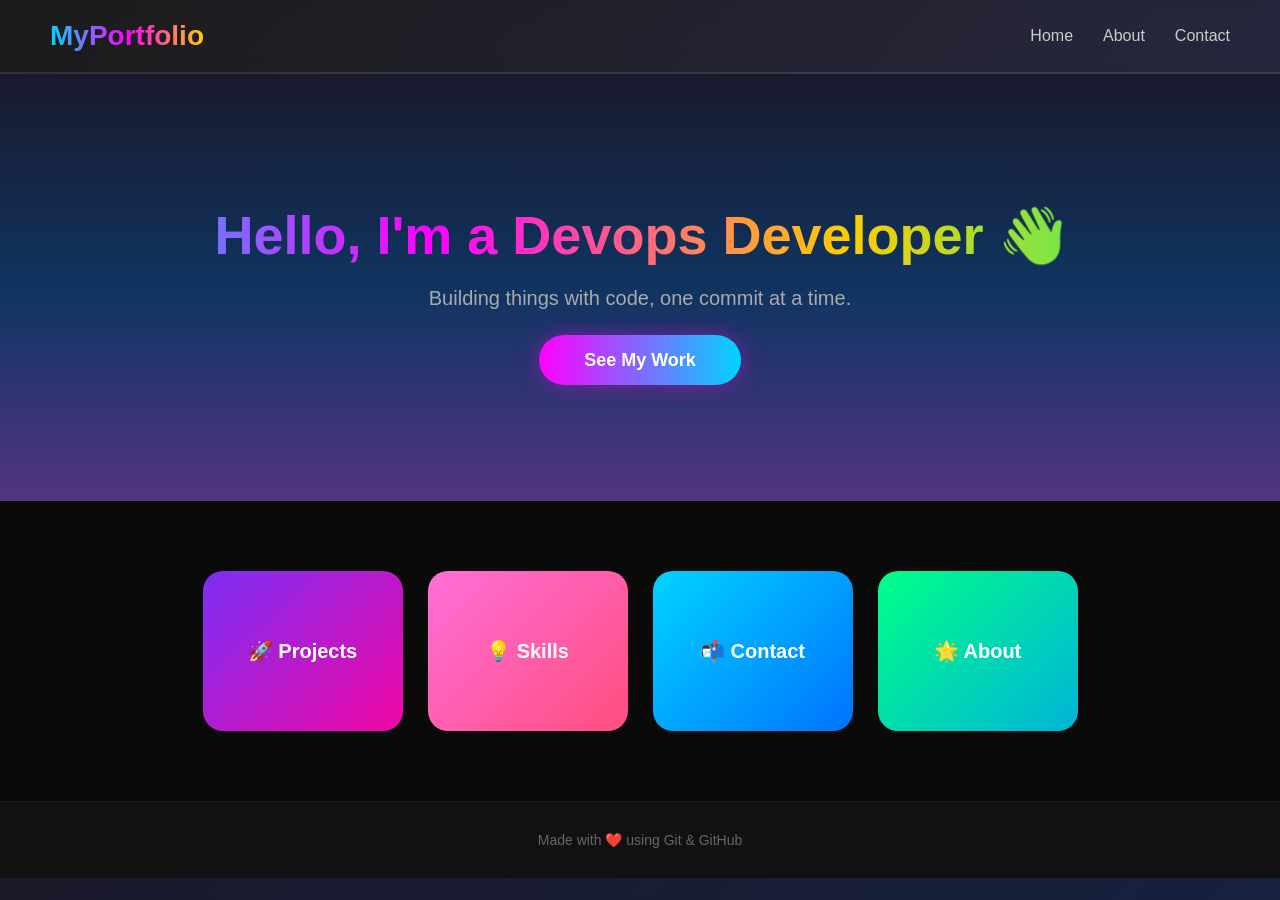
<file: myproject/index.html>
<!DOCTYPE html>
<html lang="en">
  <head>
    <meta charset="UTF-8" />
    <meta name="viewport" content="width=device-width, initial-scale=1.0"/>
    <title>My Portfolio</title>
    <link rel="stylesheet" href="style.css" />
  </head>
  <body>
    <nav>
      <h1>MyPortfolio</h1>
      <ul>
        <li><a href="#">Home</a></li>
        <li><a href="#">About</a></li>
        <li><a href="#">Contact</a></li>
      </ul>
    </nav>
    <section class="hero">
      <h2>Hello, I'm a Devops Developer 👋</h2>
      <p>Building things with code, one commit at a time.</p>
      <a href="#" class="btn">See My Work</a>
    </section>
    <section class="cards">
      <div class="card purple">🚀 Projects</div>
      <div class="card pink">💡 Skills</div>
      <div class="card blue">📬 Contact</div>
      <div class="card green">🌟 About</div>
    </section>
    <footer>
      <p>Made with ❤️ using Git & GitHub</p>
    </footer>
  </body>
</html>
</file>
<file: myproject/style.css>
* {
  margin: 0;
  padding: 0;
  box-sizing: border-box;
}

body {
  font-family: 'Arial', sans-serif;
  background: linear-gradient(135deg, #0f0f0f, #1a1a2e, #16213e);
  color: #ffffff;
  min-height: 100vh;
}

/* NAV */
nav {
  display: flex;
  justify-content: space-between;
  align-items: center;
  padding: 20px 50px;
  background: rgba(255,255,255,0.05);
  backdrop-filter: blur(10px);
  border-bottom: 2px solid rgba(255,255,255,0.1);
}

nav h1 {
  background: linear-gradient(90deg, #00d4ff, #ff00ff, #ffcc00);
  -webkit-background-clip: text;
  -webkit-text-fill-color: transparent;
  font-size: 28px;
}

nav ul {
  list-style: none;
  display: flex;
  gap: 30px;
}

nav ul li a {
  color: #cccccc;
  text-decoration: none;
  font-size: 16px;
  transition: color 0.3s;
}

nav ul li a:hover { color: #ff00ff; }

/* HERO */
.hero {
  text-align: center;
  padding: 130px 20px;
  background: linear-gradient(180deg, #1a1a2e, #0f3460, #533483);
}

.hero h2 {
  font-size: 54px;
  background: linear-gradient(90deg, #00d4ff, #ff00ff, #ffcc00, #00ff88);
  -webkit-background-clip: text;
  -webkit-text-fill-color: transparent;
  margin-bottom: 20px;
}

.hero p {
  font-size: 20px;
  color: #aaaaaa;
  margin-bottom: 40px;
}

.btn {
  padding: 15px 45px;
  background: linear-gradient(90deg, #ff00ff, #00d4ff);
  color: #ffffff;
  text-decoration: none;
  border-radius: 30px;
  font-size: 18px;
  font-weight: bold;
  transition: opacity 0.3s, transform 0.3s;
  box-shadow: 0 0 20px rgba(255, 0, 255, 0.4);
}

.btn:hover {
  opacity: 0.85;
  transform: scale(1.05);
}

/* CARDS */
.cards {
  display: flex;
  justify-content: center;
  flex-wrap: wrap;
  gap: 25px;
  padding: 70px 20px;
  background: #0a0a0a;
}

.card {
  width: 200px;
  height: 160px;
  border-radius: 20px;
  display: flex;
  align-items: center;
  justify-content: center;
  font-size: 20px;
  font-weight: bold;
  cursor: pointer;
  transition: transform 0.3s, box-shadow 0.3s;
}

.card:hover {
  transform: translateY(-8px);
  box-shadow: 0 15px 30px rgba(0,0,0,0.4);
}

.purple { background: linear-gradient(135deg, #7b2ff7, #f107a3); }
.pink   { background: linear-gradient(135deg, #ff6fd8, #ff4e7e); }
.blue   { background: linear-gradient(135deg, #00d4ff, #0072ff); }
.green  { background: linear-gradient(135deg, #00ff88, #00b4d8); }

/* FOOTER */
footer {
  text-align: center;
  padding: 30px;
  background: #111111;
  color: #666666;
  font-size: 14px;
  border-top: 1px solid rgba(255,255,255,0.05);
}
</file>
